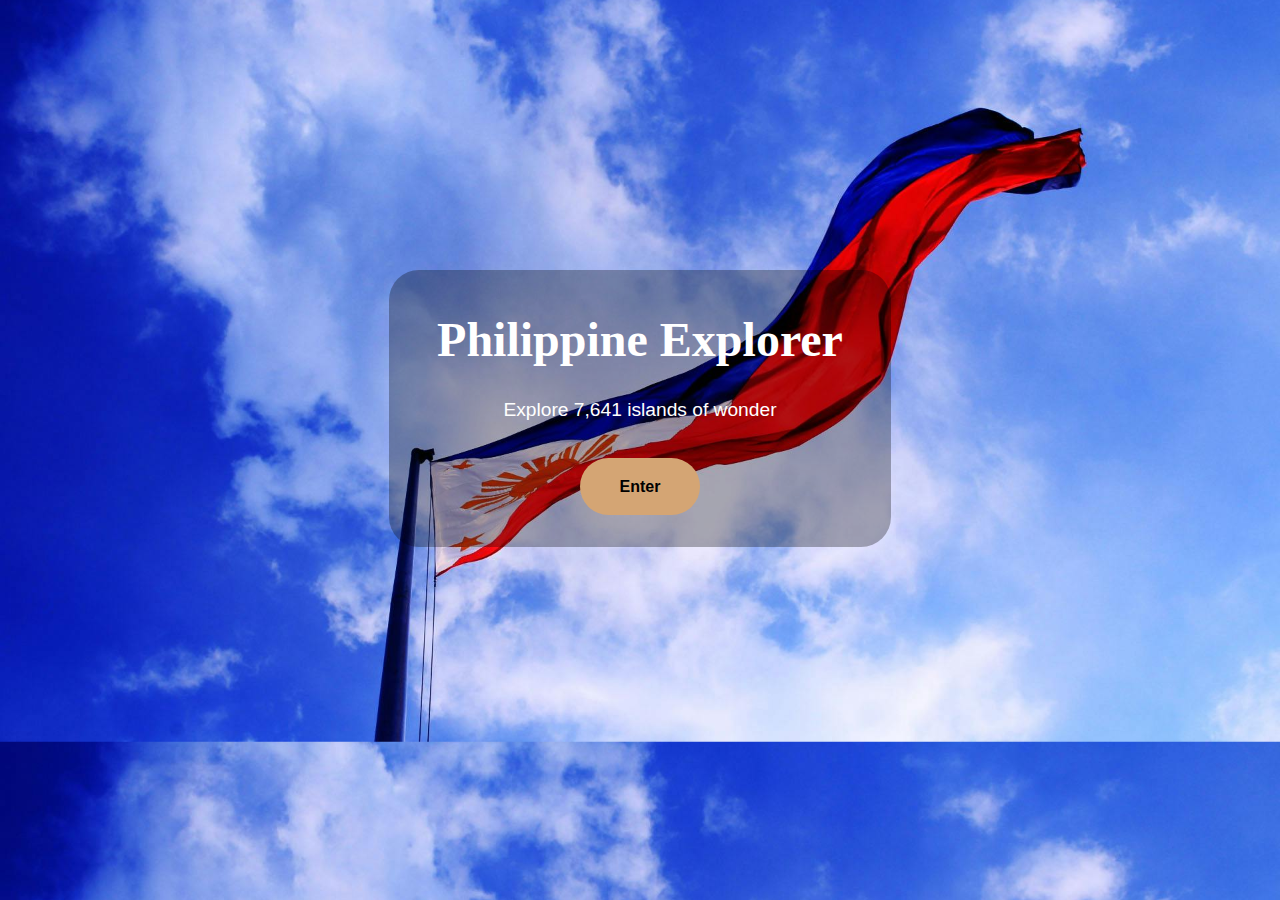
<file: index.html>
<!DOCTYPE html>
<html lang="en">
<head>
  <meta charset="UTF-8">
  <title>Welcome | Philippines</title>
  <meta name="viewport" content="width=device-width, initial-scale=1.0">
  <link rel="stylesheet" href="styles.css">
</head>

<body class="splash-body">

<div class="splash-container">
  <h1>Philippine Explorer</h1>
  <p>Explore 7,641 islands of wonder</p>

  <a href="home.html" class="splash-btn">
    Enter
  </a>
</div>

</body>
</html>
</file>
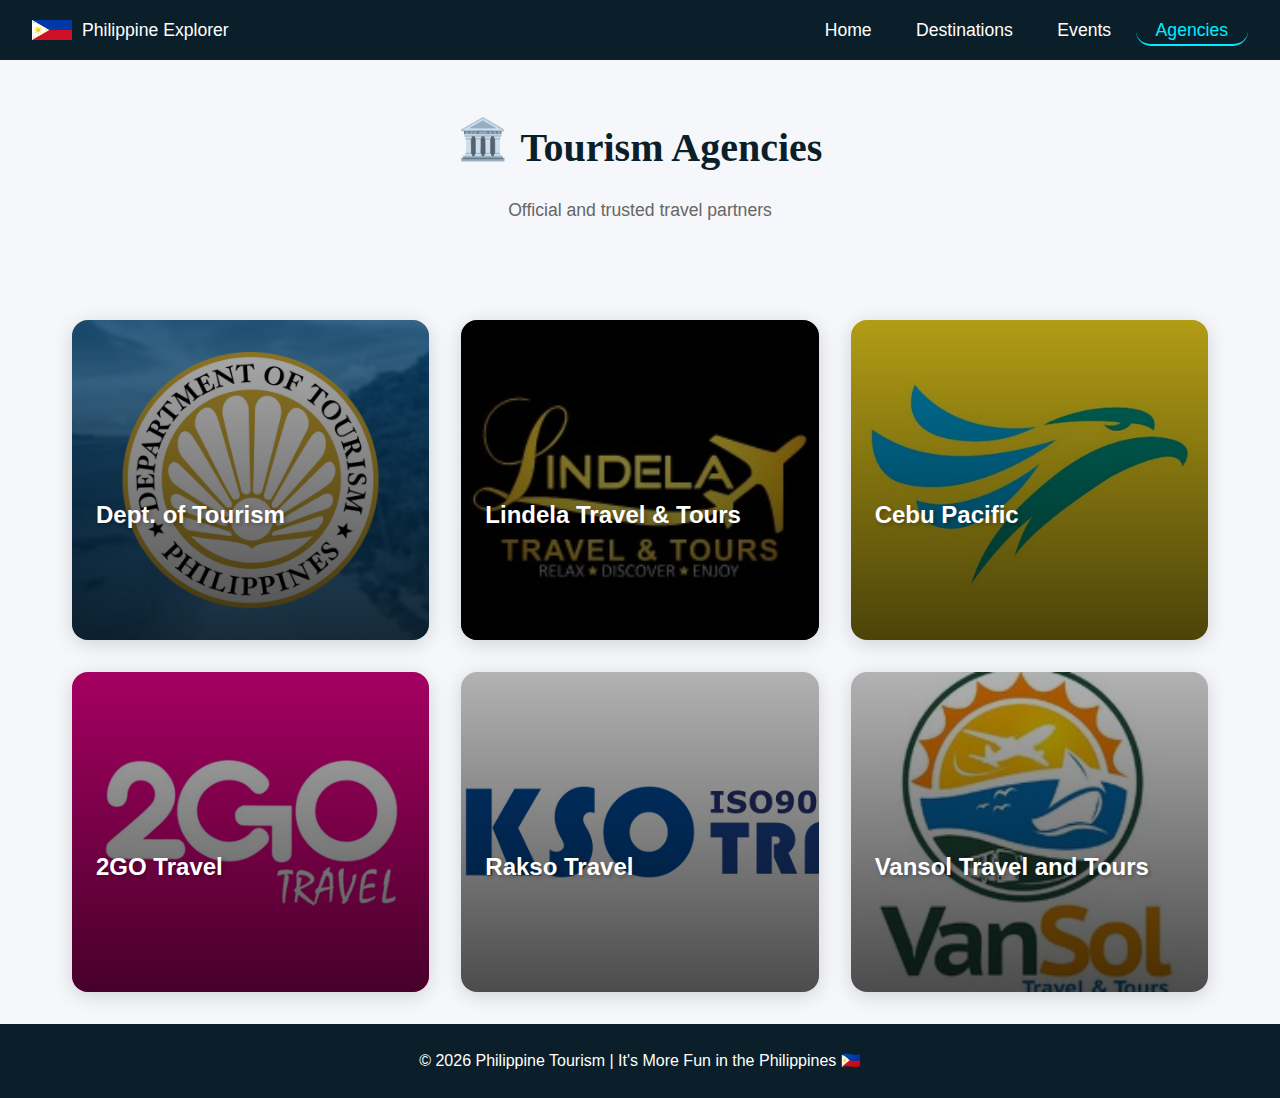
<file: agencies.html>
<!DOCTYPE html>
<html lang="en">

<head>
  <meta charset="UTF-8">
  <title>Destinations | PH Philippines</title>
  <meta name="viewport" content="width=device-width, initial-scale=1.0">
  <link rel="stylesheet" href="styles.css">
</head>

<body>

  <nav class="top-nav">
    <div class="phlink">
      <a href="home.html">Philippine Explorer<span></span></a>
    </div>

    <div class="nav-links">
      <a href="home.html">Home<span></span></a>
      <a href="destinations.html">Destinations<span></span></a>
      <a href="events.html">Events<span></span></a>
      <a class="active" href="agencies.html">Agencies<span></span></a>
    </div>
  </nav>

  <div class="agencies-header">
    <h1><span class="icon">🏛️</span>Tourism Agencies</h1>
    <p>Official and trusted travel partners</p>
  </div>

  <div class="agencies-container">
    <div class="agencies-grid">
      <article class="agency-card">
        <img src="images/dept.jpg" alt="Department of Tourism" class="agency-bg">
        <div class="agency-overlay"></div>
        <div class="agency-content">
          <h3>Dept. of Tourism</h3>
          <p>Official government tourism agency of the Philippines</p>
          <a href="https://www.tourism.gov.ph" target="_blank" class="visit-btn">Visit Website</a>
        </div>
      </article>

      <article class="agency-card">
        <img src="images/lindela.jpg" alt="Lindela" class="agency-bg">
        <div class="agency-overlay"></div>
        <div class="agency-content">
          <h3>Lindela Travel & Tours</h3>
          <p>The most trusted travel agency in the Philippines. Since its founding in 2012</p>
          <a href="https://lindelatravel.com/" target="_blank" class="visit-btn">Visit Website</a>
        </div>
      </article>

      <article class="agency-card">
        <img src="images/cebu.jpg" alt="Cebu Pacific" class="agency-bg">
        <div class="agency-overlay"></div>
        <div class="agency-content">
          <h3>Cebu Pacific</h3>
          <p>Low-cost carrier for budget-friendly travel</p>
          <a href="https://www.cebupacificair.com" target="_blank" class="visit-btn">Visit Website</a>
        </div>
      </article>

      <article class="agency-card">
        <img src="images/2go.jpg" alt="2GO" class="agency-bg">
        <div class="agency-overlay"></div>
        <div class="agency-content">
          <h3>2GO Travel</h3>
          <p> Integrating the country's leading passenger ships and fast ferries, offers the biggest fleet and the widest choice of route linking Luzon</p>
          <a href="https://travel.2go.com.ph/" target="_blank" class="visit-btn">Visit Website</a>
        </div>
      </article>

      <article class="agency-card">
        <img src="images/rakso.jpg" alt="Rakso" class="agency-bg">
        <div class="agency-overlay"></div>
        <div class="agency-content">
          <h3>Rakso Travel</h3>
          <p>One of the leading travel agencies in the Philippines.</p>
          <a href="https://www.raksotravel.com/" target="_blank" class="visit-btn">Visit Website</a>
        </div>
      </article>

      <article class="agency-card">
        <img src="images/vansol.jpg" alt="Vansol" class="agency-bg">
        <div class="agency-overlay"></div>
        <div class="agency-content">
          <h3>Vansol Travel and Tours</h3>
          <p>is a travel agency in Manila Philippines offering air tickets , hotel , rail, and tour reservations catered to every traveler’s preferences.</p>
          <a href="https://www.vansol.travel/" target="_blank" class="visit-btn">Visit Website</a>
        </div>
      </article>

    </div>
  </div>


  <footer class="footer">
    © 2026 Philippine Tourism | It's More Fun in the Philippines 🇵🇭
  </footer>

</body>

</html>
</file>
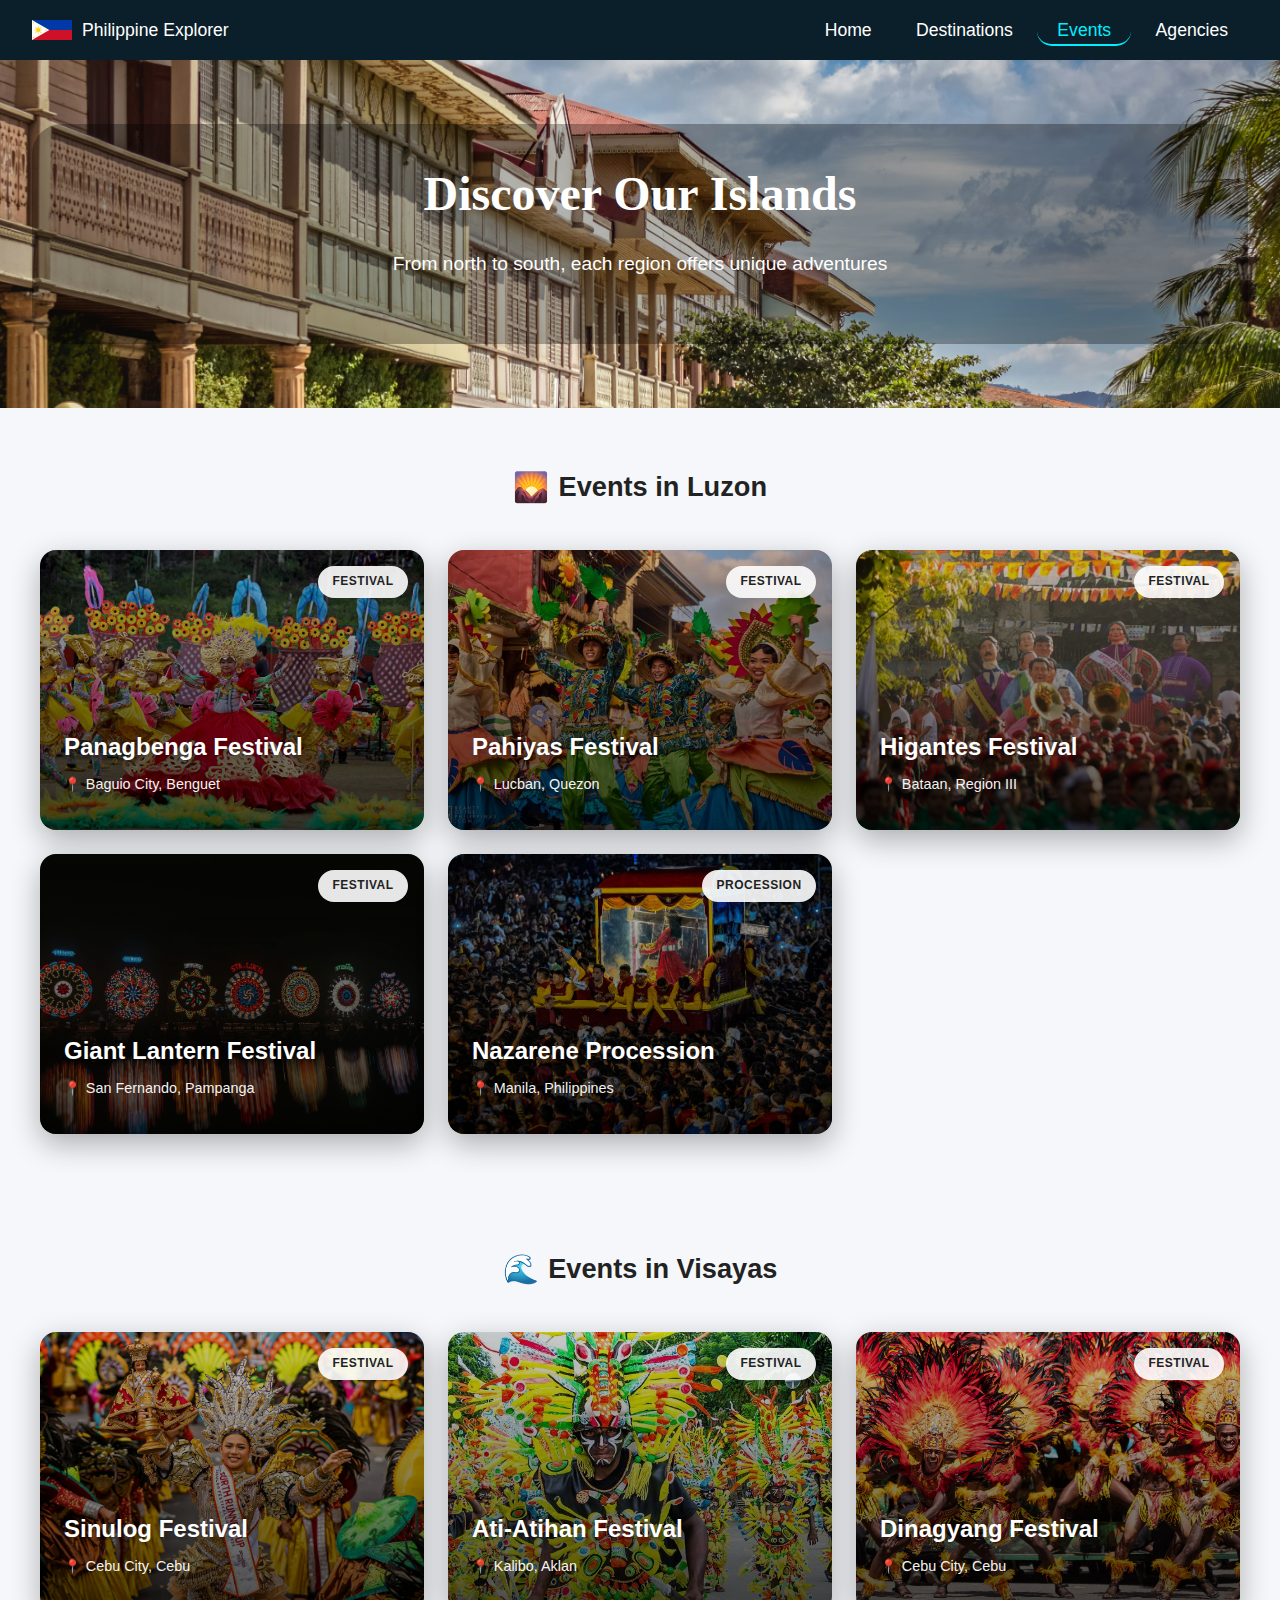
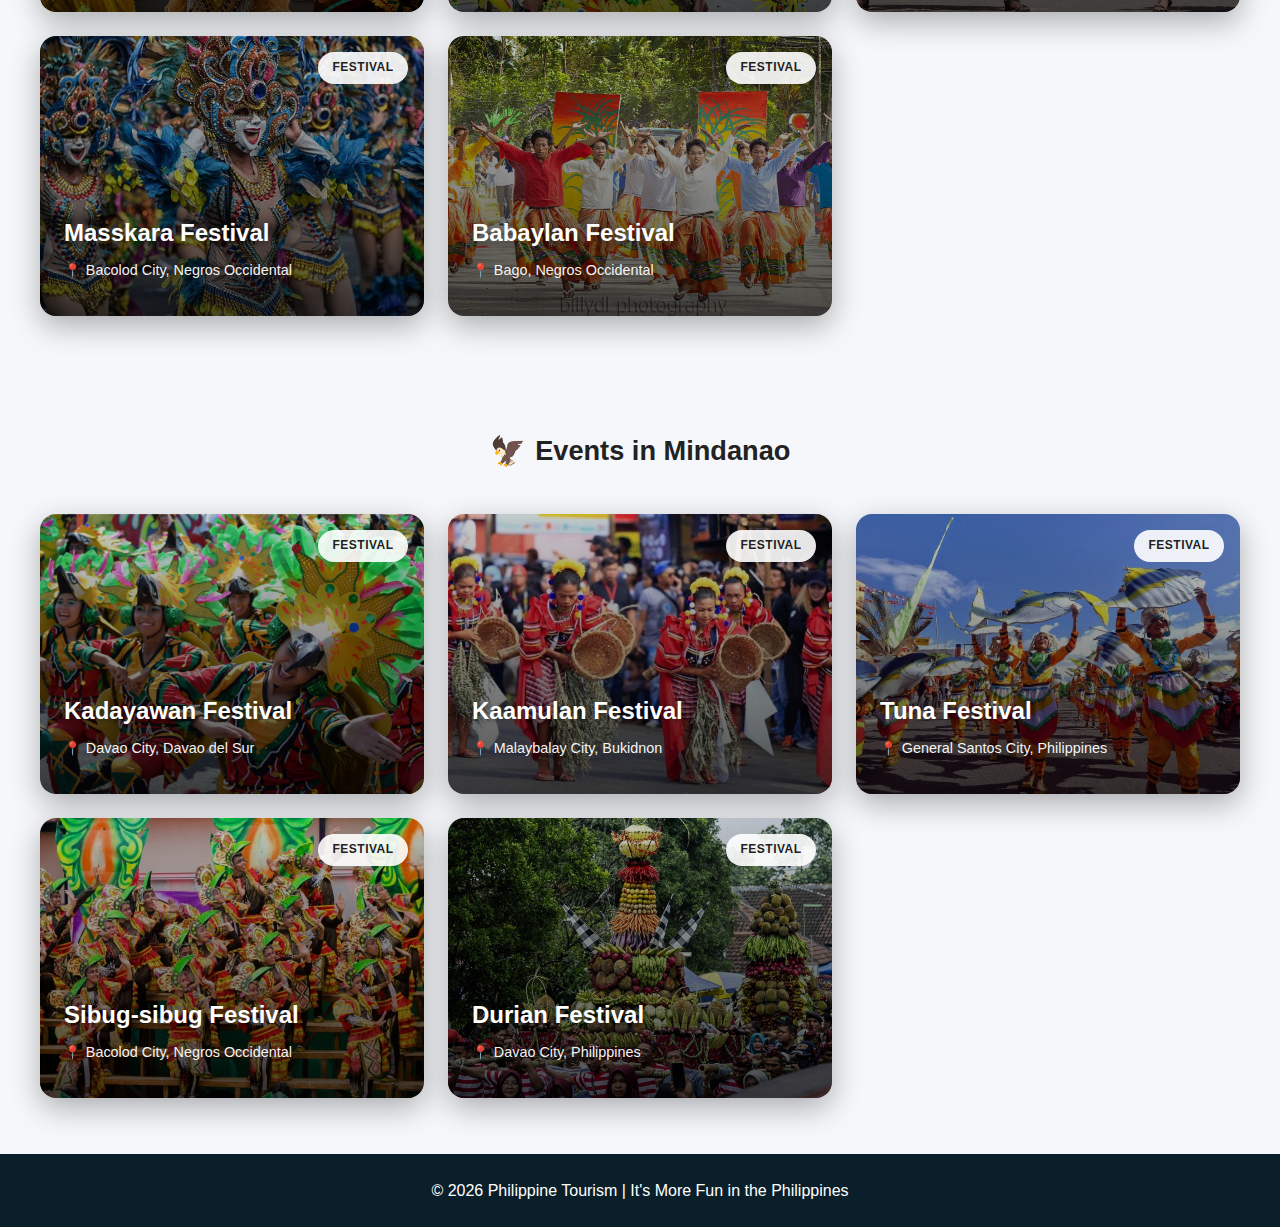
<file: events.html>
<!DOCTYPE html>
<html lang="en">
<head>
  <meta charset="UTF-8">
  <title>Events | Philippines</title>
  <meta name="viewport" content="width=device-width, initial-scale=1.0">
  <link rel="stylesheet" href="styles.css">
</head>

<body>

<nav class="top-nav">
  <div class="phlink">
    <a href="home.html"> Philippine Explorer<span></span></a></div>
  <div class="nav-links">
    <a href="home.html">Home<span></span></a>
    <a href="destinations.html">Destinations<span></span></a>
    <a class="active" href="events.html">Events<span></span></a>
    <a href="agencies.html">Agencies<span></span></a>
  </div>
</nav>

<section class="hero-luzon">
    <div class="luzoncontainer">
      <h1>Discover Our Islands</h1>
      <p>From north to south, each region offers unique adventures</p>
    </div>

  </section>

  <section class="section">
    <div class="section-header">
      <div class="section-left">
        <span class="section-icon">🌄</span>
        <h2>Events in Luzon</h2>
      </div>
    </div>



    <div class="destination-grid">
      <article class="destination-card">
        <img src="images/panagbenga.jpg" alt="Panagbenga Festival" class="card-bg">
        <div class="card-overlay"></div>
        <span class="card-badge badge-heritage">Festival</span>
        <div class="card-content">
          <h3 class="card-title">Panagbenga Festival</h3>
          <div class="card-location">Baguio City, Benguet</div>
          <p class="card-description">
            The Panagbenga Festival is a celebration of the blooming of flowers in Baguio City, held annually in February.
          </p>
        </div>
      </article>

      <article class="destination-card">
        <img src="images/pahiyas.webp" alt="Pahiyas Festival" class="card-bg">
        <div class="card-overlay"></div>
        <span class="card-badge badge-heritage">Festival</span>
        <div class="card-content">
          <h3 class="card-title">Pahiyas Festival</h3>
          <div class="card-location">Lucban, Quezon</div>
          <p class="card-description">
            is a renowned,1 vibrant cultural celebration held annually on May 15 in Lucban, Quezon, honoring San Isidro Labrador, the patron saint of farmers
          </p>
        </div>
      </article>

      <article class="destination-card">
        <img src="images/higantes.webp" alt="Higantes Festival" class="card-bg">
        <div class="card-overlay"></div>
        <span class="card-badge badge-culture">Festival</span>
        <div class="card-content">
          <h3 class="card-title">Higantes Festival</h3>
          <div class="card-location">Bataan, Region III</div>
          <p class="card-description">
            The Higantes Festival is a vibrant celebration in Bataan, held annually in August, featuring large, colorful papier-mâché giants.
          </p>
        </div>
      </article>

      <article class="destination-card">
        <img src="images/giant lantern.webp" alt="Giant Lantern Festival" class="card-bg">
        <div class="card-overlay"></div>
        <span class="card-badge badge-culture">Festival</span>
        <div class="card-content">
          <h3 class="card-title">Giant Lantern Festival</h3>
          <div class="card-location">San Fernando, Pampanga</div>
          <p class="card-description">
            The Giant Lantern Festival is an annual festival held in mid-December in the City of San Fernando in the Philippines.
          </p>
        </div>
      </article>

      <article class="destination-card">
        <img src="images/nazarene.jpg" alt="Nazarene" class="card-bg">
        <div class="card-overlay"></div>
        <span class="card-badge badge-culture">Procession</span>
        <div class="card-content">
          <h3 class="card-title">Nazarene Procession</h3>
          <div class="card-location">Manila, Philippines</div>
          <p class="card-description">
            The Nazarene Procession is an annual religious event held in Manila, 
            Philippines, every January 9th, where millions of devotees gather to honor the Black Nazarene statue.
          </p>
        </div>
      </article>
    </div>
  </section>
  
  <section class="section">
    <div class="section-header">
      <div class="section-left">
        <span class="section-icon">🌊</span>
        <h2>Events in Visayas</h2>
      </div>
    </div>



    <div class="destination-grid">
      <article class="destination-card">
        <img src="images/sinulog.jpg" alt="Sinulog Festival" class="card-bg">
        <div class="card-overlay"></div>
        <span class="card-badge badge-heritage">Festival</span>
        <div class="card-content">
          <h3 class="card-title">Sinulog Festival</h3>
          <div class="card-location">Cebu City, Cebu</div>
          <p class="card-description">
            The Sinulog Festival is a vibrant celebration in Cebu City, held annually in January, honoring the Santo Niño (Holy Child Jesus).
          </p>
        </div>
      </article>

      <article class="destination-card">
        <img src="images/atiatihan.jpg" alt="Ati-Atihan Festival" class="card-bg">
        <div class="card-overlay"></div>
        <span class="card-badge badge-heritage">Festival</span>
        <div class="card-content">
          <h3 class="card-title">Ati-Atihan Festival</h3>
          <div class="card-location">Kalibo, Aklan</div>
          <p class="card-description">
            is a renowned,1 vibrant cultural celebration held annually on January 15 in Kalibo, Aklan, honoring San Isidro Labrador, the patron saint of farmers
          </p>
        </div>
      </article>

      <article class="destination-card">
        <img src="images/dinagyang.jpg" alt="Dinagyang Festival" class="card-bg">
        <div class="card-overlay"></div>
        <span class="card-badge badge-culture">Festival</span>
        <div class="card-content">
          <h3 class="card-title">Dinagyang Festival</h3>
          <div class="card-location">Cebu City, Cebu</div>
          <p class="card-description">
            The Dinagyang Festival is a vibrant celebration in Cebu City, held annually in January, honoring the Santo Niño (Holy Child Jesus).
          </p>
        </div>
      </article>

      <article class="destination-card">
        <img src="images/masskara.avif" alt="Masskara Festival" class="card-bg">
        <div class="card-overlay"></div>
        <span class="card-badge badge-culture">Festival</span>
        <div class="card-content">
          <h3 class="card-title">Masskara Festival</h3>
          <div class="card-location">Bacolod City, Negros Occidental</div>
          <p class="card-description">
            The Masskara Festival is an annual festival held in mid-October in Bacolod City, Negros Occidental, celebrating the city's resilience and cultural identity.
          </p>
        </div>
      </article>

      <article class="destination-card">
        <img src="images/babaylan.jpg" alt="Babaylan Festival" class="card-bg">
        <div class="card-overlay"></div>
        <span class="card-badge badge-culture">Festival</span>
        <div class="card-content">
          <h3 class="card-title">Babaylan Festival</h3>
          <div class="card-location">Bago, Negros Occidental</div>
          <p class="card-description">
            is an annual cultural event held every February 19 in Bago City, Negros Occidental, Philippines, celebrating the city's Charter Anniversary.
          </p>
        </div>
      </article>
    </div>
  </section>

  <section class="section">
    <div class="section-header">
      <div class="section-left">
        <span class="section-icon">🦅</span>
        <h2>Events in Mindanao</h2>
      </div>
    </div>



    <div class="destination-grid">
      <article class="destination-card">
        <img src="images/kadayawan.webp" alt="Kadayawan Festival" class="card-bg">
        <div class="card-overlay"></div>
        <span class="card-badge badge-heritage">Festival</span>
        <div class="card-content">
          <h3 class="card-title">Kadayawan Festival</h3>
          <div class="card-location">Davao City, Davao del Sur</div>
          <p class="card-description">
            The Kadayawan Festival is a vibrant celebration in Davao City, held annually in December, honoring the city's rich cultural heritage and natural beauty.
          </p>
        </div>
      </article>

      <article class="destination-card">
        <img src="images/kaamulan.jpg" alt="Kaamulan Festival" class="card-bg">
        <div class="card-overlay"></div>
        <span class="card-badge badge-heritage">Festival</span>
        <div class="card-content">
          <h3 class="card-title">Kaamulan Festival</h3>
          <div class="card-location">Malaybalay City, Bukidnon</div>
          <p class="card-description">
           is a major annual cultural celebration running from March 19 to April 23, 2026, featuring the seven indigenous tribes of the province.
          </p>
        </div>
      </article>

      <article class="destination-card">
        <img src="images/tuna.webp" alt="Tuna Festival" class="card-bg">
        <div class="card-overlay"></div>
        <span class="card-badge badge-culture">Festival</span>
        <div class="card-content">
          <h3 class="card-title">Tuna Festival</h3>
          <div class="card-location">General Santos City, Philippines</div>
          <p class="card-description">
           It features street dancing, tuna-themed floats, and culinary events like the "Sugbahan sa Dalan" (grilling on the street). 
          </p>
        </div>
      </article>

      <article class="destination-card">
        <img src="images/sibugsibug.jpg" alt="Sibugsibug Festival" class="card-bg">
        <div class="card-overlay"></div>
        <span class="card-badge badge-culture">Festival</span>
        <div class="card-content">
          <h3 class="card-title">Sibug-sibug Festival</h3>
          <div class="card-location">Bacolod City, Negros Occidental</div>
          <p class="card-description">
            is a cultural commemoration of the life and environmental condition of the Sibugaynons and the early settlers of Albuera before it became a municipality
          </p>
        </div>
      </article>

      <article class="destination-card">
        <img src="images/durianfestival.jpg" alt="Durian Festival" class="card-bg">
        <div class="card-overlay"></div>
        <span class="card-badge badge-culture">Festival</span>
        <div class="card-content">
          <h3 class="card-title">Durian Festival</h3>
          <div class="card-location">Davao City, Philippines</div>
          <p class="card-description">
             runs from August 12 to September 14, 2025, celebrating the city's status as the "Durian Capital" during the Kadayawan season.
          </p>
        </div>
      </article>
    </div>
  </section>

<footer class="footer">
  © 2026 Philippine Tourism | It's More Fun in the Philippines
</footer>

</body>
</html>
</file>
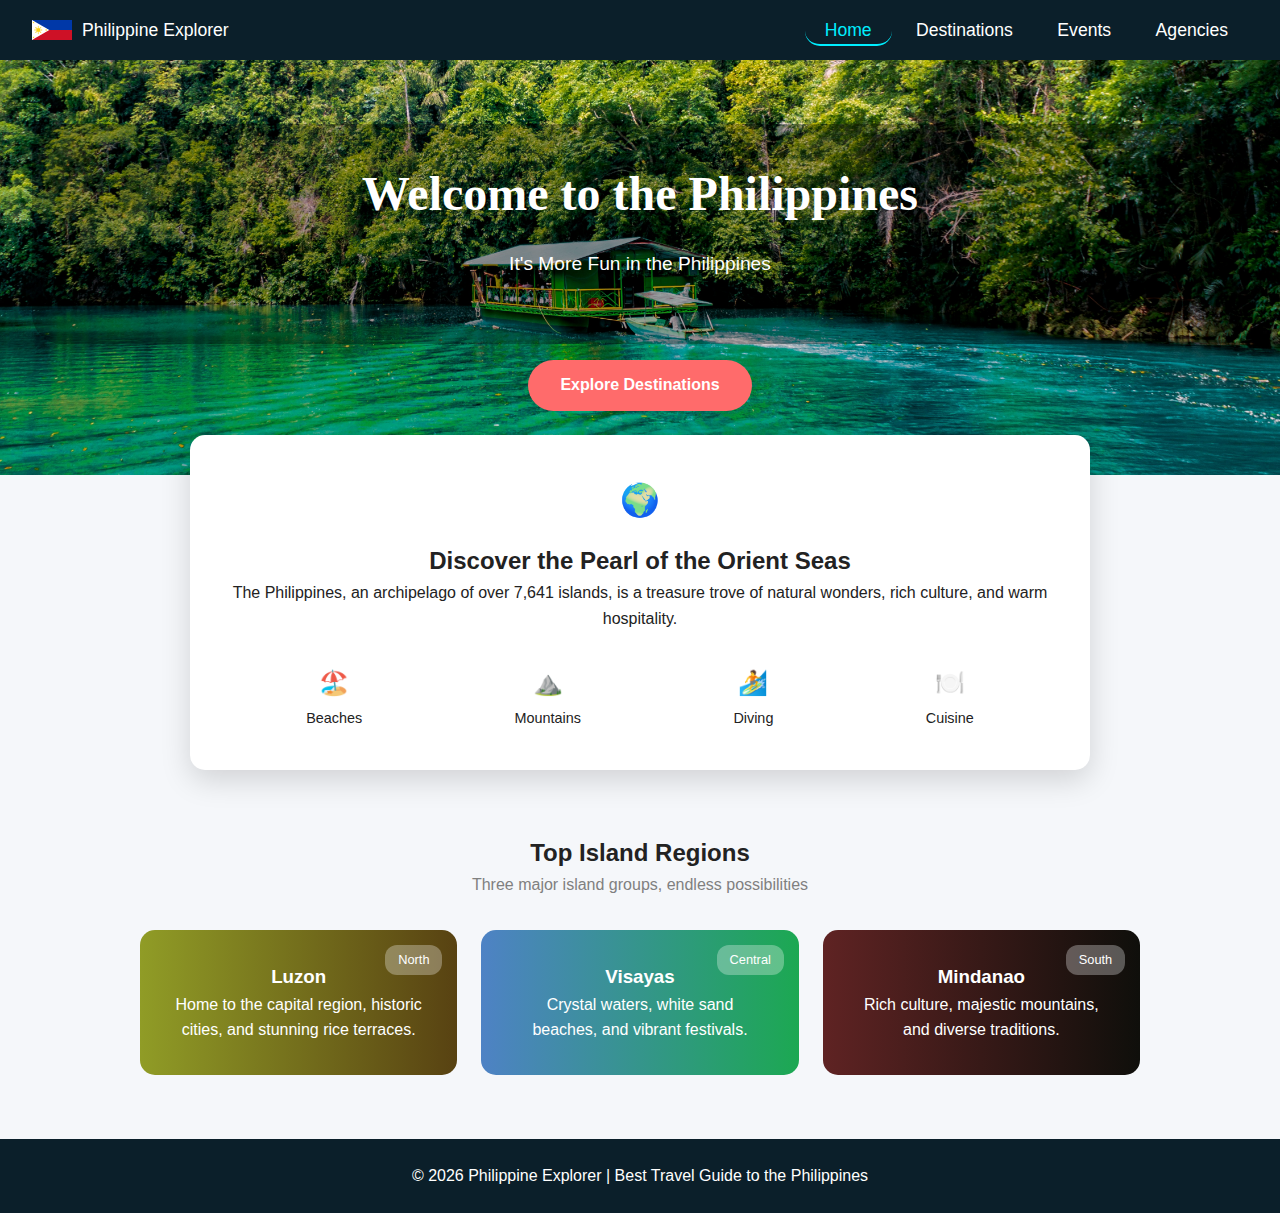
<file: home.html>
<!DOCTYPE html>
<html lang="en">
<head>
  <meta charset="UTF-8">
  <title>Philippine Explorer</title>
  <meta name="viewport" content="width=device-width, initial-scale=1.0">
  <link rel="stylesheet" href="styles.css">
</head>

<body >
  
<nav class="top-nav">
  <div class="phlink">
    <a href="home.html"> Philippine Explorer<span></span></a></div>
  <div class="nav-links">
    <a class="active" href="#">Home<span></span></a>
    <a href="destinations.html">Destinations<span></span></a>
    <a href="events.html">Events<span></span></a>
    <a href="agencies.html">Agencies<span></span></a>
  </div>
</nav>

<header class="hero">
  <div class="herocontainer">
  <h1>Welcome to the Philippines</h1>
  <p>It's More Fun in the Philippines</p>
  </div>
  <div class="hero-buttons">
    <a href="destinations.html" class="btn primary">Explore Destinations</a>
  </div>
</header>

<section class="discover">
  <div class="discover-card">
    <div class="icon">🌍</div>
    <h2>Discover the Pearl of the Orient Seas</h2>
    <p>
      The Philippines, an archipelago of over 7,641 islands, is a treasure trove
      of natural wonders, rich culture, and warm hospitality.
    </p>

    <div class="feature-icons">
      <div class="feature">🏖️<span>Beaches</span></div>
      <div class="feature">⛰️<span>Mountains</span></div>
      <div class="feature">🏄<span>Diving</span></div>
      <div class="feature">🍽️<span>Cuisine</span></div>
    </div>
  </div>
</section>

<section class="regions">
  <h2>Top Island Regions</h2>
  <p class="subtitle">Three major island groups, endless possibilities</p>

  <div class="region-grid">
    <div class="region-card luzon">
      <span class="badge">North</span>
      <h3>Luzon</h3>
      <p>Home to the capital region, historic cities, and stunning rice terraces.</p>
    </div>

    <div class="region-card visayas">
      <span class="badge">Central</span>
      <h3>Visayas</h3>
      <p>Crystal waters, white sand beaches, and vibrant festivals.</p>
    </div>

    <div class="region-card mindanao">
      <span class="badge">South</span>
      <h3>Mindanao</h3>
      <p>Rich culture, majestic mountains, and diverse traditions.</p>
    </div>
  </div>
</section>

<footer class="footer">
  © 2026 Philippine Explorer | Best Travel Guide to the Philippines
</footer>

</body>
</html>
</file>
<file: styles.css>
* {
  margin: 0;
  padding: 0;
  box-sizing: border-box;
}

body {
  font-family: "Segoe UI", Tahoma, sans-serif;
  background: #f5f7fa;
  color: #222;
  line-height: 1.6;
}

.splash-body {
  background-image: url("images/ph.jpeg");
  background-size: cover;
  background-position: center;
  height: 70vh;
  display: flex;
  justify-content: center;
  align-items: flex-start;
  padding-top: 30vh;
  text-align: center;
  color: white;
}

.splash-container {
  background-color: rgba(0, 0, 0, 0.30);
  padding: 2rem 3rem;
  text-align: center;
  border-radius: 30px;
}

.splash-container h1 {
  font-family: Georgia, "Times New Roman", serif;
  font-size: 3rem;
  margin-bottom: 1rem;
  animation: fadeIn 2s ease;
}

.splash-container p {
  font-size: 1.2rem;
  margin-bottom: 2rem;
  animation: fadeIn 3s ease;
}

.splash-btn {
  display: inline-block;
  padding: 1rem 2.5rem;
  background: #d4a574;
  color: #000;
  text-decoration: none;
  font-weight: bold;
  border-radius: 30px;
  animation: pulse 2s infinite;
}

/*Navigation Bar*/
.top-nav {
  background: #0b1f2a;
  color: white;
  display: flex;
  justify-content: space-between;
  padding: 1rem 2rem;
}

.phlink a {
  padding-left: 40px;
  background: url("images/phflag.png") no-repeat left center;
  background-size: 40px auto;
  position: relative;
  font-size: 1.1em;
  font-weight: 500;
  color: white;
  text-decoration: none;
  padding: 6px 20px 6px 50px;
  transition: .5s;
  overflow: hidden;
  z-index: 1;
}

.nav-links a {
  position: relative;
  font-size: 1.1em;
  font-weight: 500;
  color: white;
  text-decoration: none;
  padding: 6px 20px;
  transition: .5s;
  overflow: hidden;
  z-index: 1;
}

.nav-links a:hover {
  color: #0ef;
}

.nav-links a span {
  position: absolute;
  top: 0;
  left: 0;
  width: 100%;
  height: 100%;
  z-index: -1;
  border-bottom: 2px solid #0ef;
  border-radius: 15px;
  transform: scale(0) translateY(50px);
  opacity: 0;
  transition: .5s;
}

.nav-links a:hover span {
  transform: scale(1) translateY(0);
  opacity: 1;
}

.nav-links a.active {
  color: #0ef;
}

.nav-links a.active span {
  transform: scaleX(1);
  opacity: 1;
}

/* HERO */
.hero {
  position: relative;
  color: white;
  padding: 4rem 2rem;
  text-align: center;
  overflow: hidden;
}

.hero-luzon {
  position: relative;
  color: white;
  padding: 4rem 2rem;
  text-align: center;
  overflow: hidden;
}

.luzoncontainer {
  background-color: rgba(0, 0, 0, 0.30);
  padding: 2rem 3rem;
  text-align: center;
  border-radius: 30px;
}

.luzoncontainer h1 {
  font-family: Georgia, "Times New Roman", serif;
  font-size: 3rem;
  margin-bottom: 1rem;
  animation: fadeIn 2s ease;
}

.luzoncontainer p {
  font-size: 1.2rem;
  margin-bottom: 2rem;
  animation: fadeIn 3s ease;
}

.hero-visayas {
  position: relative;
  color: white;
  padding: 4rem 2rem;
  text-align: center;
  overflow: hidden;
}

.visayascontainer {
  background-color: rgba(0, 0, 0, 0.30);
  padding: 2rem 3rem;
  text-align: center;
  border-radius: 30px;
}

.visayascontainer h1 {
  font-family: Georgia, "Times New Roman", serif;
  font-size: 3rem;
  margin-bottom: 1rem;
  animation: fadeIn 2s ease;
}

.visayascontainer p {
  font-size: 1.2rem;
  margin-bottom: 2rem;
  animation: fadeIn 3s ease;
}

.hero-visayas::before {
  content: "";
  position: absolute;
  inset: 0;
  background-image: url("images/visayasto.avif");
  background-size: cover;
  background-position: center;
  animation: pulse 5s infinite;
  z-index: -1;
}

.hero-mindanao {
  position: relative;
  color: white;
  padding: 4rem 2rem;
  text-align: center;
  overflow: hidden;
}

.mindanaocontainer {
  background-color: rgba(0, 0, 0, 0.30);
  padding: 2rem 3rem;
  text-align: center;
  border-radius: 30px;
}

.mindanaocontainer h1 {
  font-family: Georgia, "Times New Roman", serif;
  font-size: 3rem;
  margin-bottom: 1rem;
  animation: fadeIn 2s ease;
}

.mindanaocontainer p {
  font-size: 1.2rem;
  margin-bottom: 2rem;
  animation: fadeIn 3s ease;
}

.hero-mindanao::before {
  content: "";
  position: absolute;
  inset: 0;
  background-image: url("images/mindanaobes.avif");
  background-size: cover;
  background-position: center;
  animation: pulse 5s infinite;
  z-index: -1;
}

.hero-luzon::before {
  content: "";
  position: absolute;
  inset: 0;
  background-image: url("images/lozun.jpg");
  background-size: cover;
  background-position: center;
  animation: pulse 5s infinite;
  z-index: -1;
}

.hero::before {
  content: "";
  position: absolute;
  inset: 0;
  background-image: url("images/magic.jpg");
  background-size: cover;
  background-position: center;
  animation: pulse 5s infinite;
  z-index: -1;
}

.herocontainer {
  background-color: rgba(0, 0, 0, 0.30);
  padding: 2rem 3rem;
  text-align: center;
  border-radius: 30px;
}

.hero h1 {
  font-family: Georgia, "Times New Roman", serif;
  font-size: 3rem;
  margin-bottom: 1rem;
  animation: fadeIn 2s ease;
}

.hero p {
  font-size: 1.2rem;
  margin-bottom: 2rem;
  animation: fadeIn 3s ease;
}

.hero-buttons .btn {
  display: inline-block;
  padding: 0.8rem 2rem;
  border-radius: 30px;
  text-decoration: none;
  font-weight: bold;
  margin: 1rem 0.5rem 0;
}

.btn.primary {
  background: #ff6b6b;
  color: white;
}

.btn.primary:hover {
  animation: pulse 2s infinite;
}

.btn.secondary {
  background: #f4b860;
  color: black;
}

.btn.secondary:hover {
  animation: pulse 2s infinite;
}

/*INDEX ung gitna*/
.discover {
  display: flex;
  justify-content: center;
  margin-top: -40px;
}

.discover-card {
  background: white;
  width: 80%;
  max-width: 900px;
  padding: 2.5rem;
  border-radius: 15px;
  text-align: center;
  box-shadow: 0 10px 30px rgba(0, 0, 0, 0.15);
}

.icon {
  font-size: 2rem;
  margin-bottom: 1rem;
}

.feature-icons {
  display: flex;
  justify-content: space-around;
  margin-top: 2rem;
}

.feature {
  display: flex;
  flex-direction: column;
  font-size: 1.5rem;
}

.feature span {
  font-size: 0.9rem;
  margin-top: 0.3rem;
}

.regions {
  text-align: center;
  padding: 4rem 2rem;
}

.subtitle {
  color: gray;
  margin-bottom: 2rem;
}

/*LUZON.VISAYAS.MINDANAO BES*/
.region-grid {
  display: grid;
  grid-template-columns: repeat(auto-fit, minmax(250px, 1fr));
  gap: 1.5rem;
  max-width: 1000px;
  margin: auto;
}

.region-card {
  padding: 2rem;
  border-radius: 15px;
  color: white;
  position: relative;
}

.region-card:hover {
  transform: scale(1.05);
  box-shadow: 0 0 20px rgba(0, 255, 255, 0.5);
}

.luzon {
  background: linear-gradient(to right, #909c26, #584212);
}

.luzon:hover {
  background-image: url(images/luzon.jpg);
  background-size: cover;
  background-position: center;
  animation: fadeIn 1s ease;

}

.visayas {
  background: linear-gradient(to right, #4e82c5, #1ca852);
}

.visayas:hover {
  background-image: url(images/viasayas.webp);
  background-size: cover;
  background-position: center;
  animation: fadeIn 1s ease;
}

.mindanao {
  background: linear-gradient(to right, rgb(95, 35, 35), #0f0f0b);
}

.mindanao:hover {
  background-image: url(images/mindanao.jpg);
  background-size: cover;
  background-position: center;
  animation: fadeIn 1s ease;
}

.badge {
  position: absolute;
  top: 15px;
  right: 15px;
  background: rgba(255, 255, 255, 0.3);
  padding: 0.3rem 0.8rem;
  border-radius: 12px;
  font-size: 0.8rem;
}

/*DESTINATION FILE*/
.tabs-section {
  display: flex;
  justify-content: center;
  margin-top: -1.6rem;
}

.tabs-container {
  background: white;
  padding: 0.7rem;
  border-radius: 12px;
  box-shadow: 0 8px 18px rgba(0, 0, 0, 0.08);
}

.tab {
  padding: 0.5rem 1.2rem;
  border-radius: 8px;
  cursor: pointer;
  font-weight: 500;
  margin: 0 0.3rem;
  color: #345f63;
  text-decoration: none;
}

.tab:hover {

  background: #fdecea;
  color: #e5533d;
}


.tab.active {
  background: #fdecea;
  color: #e5533d;
}

.section {
  padding: 3.5rem 2.5rem;
  max-width: 1980px;
  margin: 0 auto;

}

.section-header {
  display: flex;
  align-items: center;
  justify-content: center;
  margin-bottom: 2.5rem;
  position: relative;
}

.section-header h2 {
  font-size: 1.7rem;
}

.section-icon {
  font-size: 1.8rem;
}

.section-left {
  display: flex;
  align-items: center;
  gap: 0.6rem;
}

/* Watch Button*/
.watch-btn {
  display: inline-block;
  padding: 0.6rem 1.8rem;
  background: #ff6b6b;
  color: white;
  text-decoration: none;
  font-weight: bold;
  border-radius: 25px;
  font-size: 0.9rem;
  transition: all 0.3s ease;
  position: absolute;
  right: 0;
}

.watch-btn:hover {
  background: #ff5252;
  transform: scale(1.05);
}

.watch-btn::before {
  content: "▶ ";
  margin-right: 0.4rem;
}

.video-modal {
  position: fixed;
  top: 0;
  left: 0;
  width: 100%;
  height: 100%;
  background: rgba(0, 0, 0, 0.7);
  display: none;
  justify-content: center;
  align-items: center;
  z-index: 1000;
}

.video-modal:target {
  display: flex;
}

.video-container {
  background: #000;
  padding: 1rem;
  border-radius: 10px;
  max-width: 800px;
  width: 90%;
  position: relative;
}

.close-btn {
  color: #fff;
  font-size: 2rem;
  position: absolute;
  top: 20px;
  right: 30px;
  text-decoration: none;
  z-index: 1001;
  transition: all 0.3s ease;
}

.close-btn:hover {
  color: #ff6b6b;
  transform: scale(1.2);
}

.video-wrapper video {
  width: 100%;
  height: auto;
  display: block;
  border-radius: 5px;
}

.destination-grid {
  display: grid;
  grid-template-columns: repeat(auto-fill, minmax(300px, 1fr));
  gap: 1.5rem;
}

.destination-card {
  position: relative;
  border-radius: 16px;
  overflow: hidden;
  height: 280px;
  box-shadow: 0 10px 30px rgba(0, 0, 0, 0.3);
  transition: all 0.4s cubic-bezier(0.4, 0, 0.2, 1);
  cursor: pointer;
}

.destination-card:hover {
  transform: translateY(-8px) scale(1.02);
  box-shadow: 0 20px 50px rgba(0, 0, 0, 0.5);
  z-index: 10;
}

.card-bg {
  position: absolute;
  top: 0;
  left: 0;
  width: 100%;
  height: 100%;
  object-fit: cover;
  transition: transform 0.3s ease;
}

.destination-card:hover .card-bg {
  transform: scale(1.05);
}

.card-overlay {
  position: absolute;
  top: 0;
  left: 0;
  width: 100%;
  height: 100%;
  background: linear-gradient(to bottom, rgba(0, 0, 0, 0.2) 0%, rgba(0, 0, 0, 0.7) 100%);
  transition: background 0.4s cubic-bezier(0.4, 0, 0.2, 1);
}

.destination-card:hover .card-overlay {
  background: linear-gradient(to bottom, rgba(0, 0, 0, 0.3) 0%, rgba(0, 0, 0, 0.85) 100%);
}

.card-content {
  position: absolute;
  bottom: 0;
  left: 0;
  right: 0;
  padding: 1.5rem;
  color: white;
  z-index: 2;
  transition: padding 0.4s cubic-bezier(0.4, 0, 0.2, 1);
}

.destination-card:hover .card-content {
  padding: 2rem 1.5rem;
}

.card-title {
  font-size: 1.5rem;
  font-weight: 700;
  margin-bottom: 0.4rem;
  text-shadow: 2px 2px 4px rgba(0, 0, 0, 0.3);
}

.card-location {
  display: flex;
  align-items: center;
  gap: 0.3rem;
  font-size: 0.9rem;
  opacity: 0.95;
  margin-bottom: 0.6rem;
}

.card-location::before {
  content: "📍";
  font-size: 0.85rem;
}

.card-description {
  font-size: 0.9rem;
  line-height: 1.5;
  opacity: 0;
  max-height: 0;
  text-shadow: 1px 1px 2px rgba(0, 0, 0, 0.5);
  overflow: hidden;
  transition: all 0.4s cubic-bezier(0.4, 0, 0.2, 1);
  margin-top: 0;
}

.destination-card:hover .card-description {
  opacity: 0.95;
  max-height: 200px;
  margin-top: 0.8rem;
}

.card-badge {
  position: absolute;
  top: 1rem;
  right: 1rem;
  background: rgba(255, 255, 255, 0.9);
  padding: 0.4rem 0.9rem;
  border-radius: 20px;
  font-size: 0.75rem;
  font-weight: 600;
  z-index: 3;
  text-transform: uppercase;
  letter-spacing: 0.5px;
}

/*agency code*/
.agencies-header {
  text-align: center;
  padding: 3rem 2rem 2rem;
  background: #f5f7fa;
}

.agencies-header h1 {
  font-family: Georgia, "Times New Roman", serif;
  font-size: 2.5rem;
  color: #0b1f2a;
  margin-bottom: 0.5rem;
  display: flex;
  align-items: center;
  justify-content: center;
  gap: 0.8rem;
}

.agencies-header .icon {
  font-size: 2.5rem;
}

.agencies-header p {
  color: #666;
  font-size: 1.1rem;
}

.agencies-container {
  max-width: 1200px;
  margin: 0 auto;
  padding: 2rem;
}

.agencies-grid {
  display: grid;
  grid-template-columns: repeat(auto-fit, minmax(320px, 1fr));
  gap: 2rem;
  margin-top: 2rem;
}

.agency-card {
  position: relative;
  border-radius: 16px;
  overflow: hidden;
  height: 320px;
  box-shadow: 0 4px 20px rgba(0, 0, 0, 0.15);
  transition: all 0.4s cubic-bezier(0.4, 0, 0.2, 1);
  cursor: pointer;
}

.agency-card:hover {
  transform: translateY(-8px) scale(1.02);
  box-shadow: 0 12px 40px rgba(0, 0, 0, 0.25);
}

.agency-bg {
  position: absolute;
  top: 0;
  left: 0;
  width: 100%;
  height: 100%;
  object-fit: cover;
  transition: transform 0.3s ease;
}

.agency-card:hover .agency-bg {
  transform: scale(1.05);
}

.agency-overlay {
  position: absolute;
  top: 0;
  left: 0;
  width: 100%;
  height: 100%;
  background: linear-gradient(to bottom, rgba(0, 0, 0, 0.3) 0%, rgba(0, 0, 0, 0.7) 100%);
  transition: background 0.4s cubic-bezier(0.4, 0, 0.2, 1);
}

.agency-card:hover .agency-overlay {
  background: linear-gradient(to bottom, rgba(0, 0, 0, 0.4) 0%, rgba(0, 0, 0, 0.85) 100%);
}

.agency-content {
  position: absolute;
  bottom: 0;
  left: 0;
  right: 0;
  padding: 2rem 1.5rem;
  color: white;
  z-index: 2;
  transition: padding 0.4s cubic-bezier(0.4, 0, 0.2, 1);
}

.agency-card:hover .agency-content {
  padding: 2.5rem 1.5rem;
}

.agency-card h3 {
  font-size: 1.5rem;
  color: white;
  margin-bottom: 0.6rem;
  font-weight: 700;
  text-shadow: 2px 2px 4px rgba(0, 0, 0, 0.3);
}

.agency-card p {
  color: white;
  font-size: 0.95rem;
  line-height: 1.5;
  opacity: 0;
  max-height: 0;
  text-shadow: 1px 1px 2px rgba(0, 0, 0, 0.5);
  overflow: hidden;
  transition: all 0.4s cubic-bezier(0.4, 0, 0.2, 1);
  margin-top: 0;
  margin-bottom: 1rem;
}

.agency-card:hover p {
  opacity: 0.95;
  max-height: 200px;
  margin-top: 0.8rem;
}

.visit-btn {
  display: inline-flex;
  align-items: center;
  gap: 0.5rem;
  padding: 0.7rem 1.8rem;
  background: rgba(255, 255, 255, 0.95);
  color: #0b1f2a;
  border: none;
  border-radius: 30px;
  text-decoration: none;
  font-weight: 600;
  font-size: 0.9rem;
  transition: all 0.3s ease;
  opacity: 0;
  transform: translateY(10px);
}

.agency-card:hover .visit-btn {
  opacity: 1;
  transform: translateY(0);
}

.visit-btn:hover {
  background: white;
  transform: translateY(0) scale(1.05);
}

.visit-btn::before {
  content: "🌐";
  font-size: 1rem;
}


.footer {
  background: #0b1f2a;
  color: white;
  text-align: center;
  padding: 1.5rem;
}


@keyframes fadeIn {
  from {
    opacity: 0;
    transform: translateY(20px);
  }

  to {
    opacity: 1;
    transform: translateY(0);
  }
}

@keyframes pulse {
  0% {
    transform: scale(1);
  }

  50% {
    transform: scale(1.05);
  }

  100% {
    transform: scale(1);
  }
}
</file>
